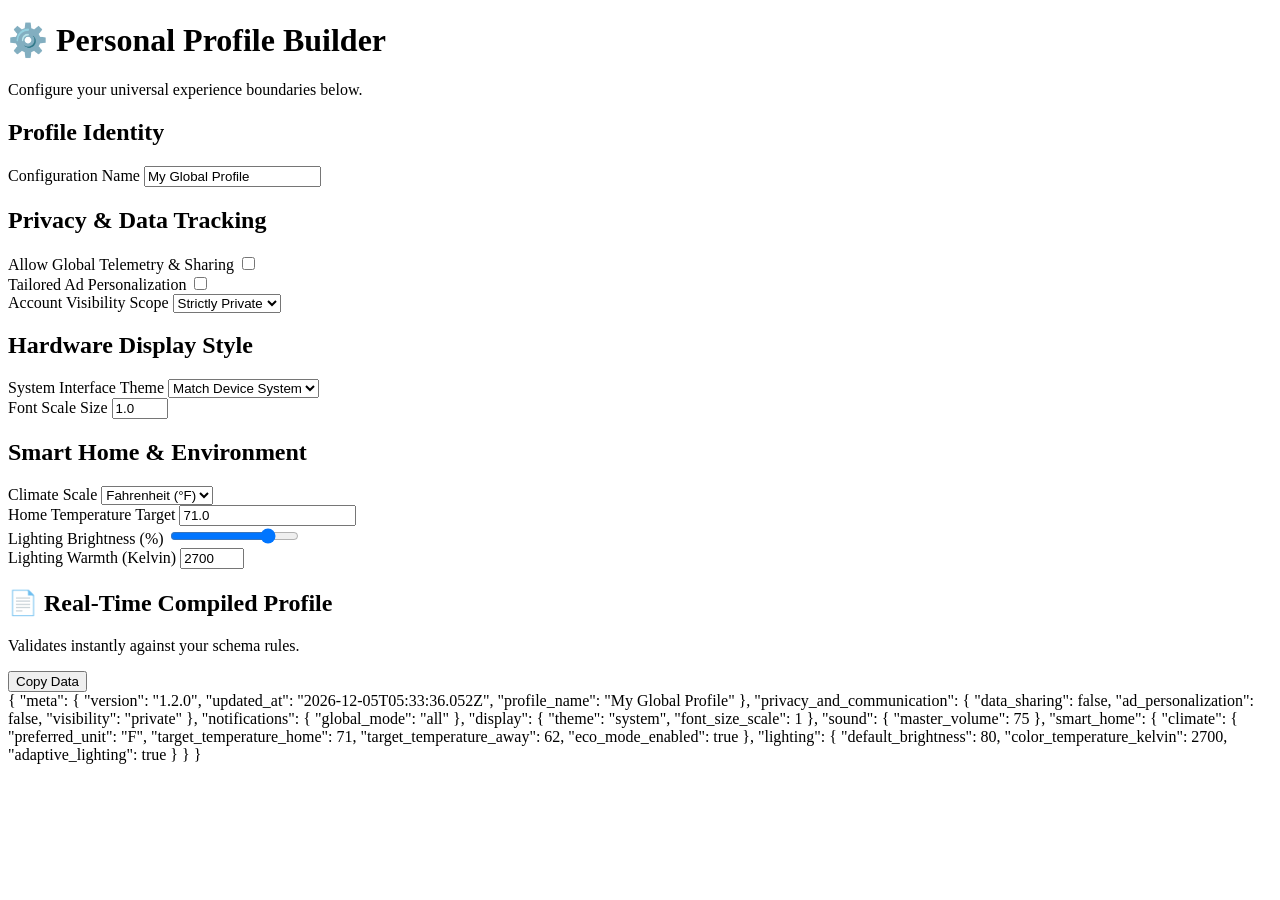
<file: ui/index.html>
<!DOCTYPE html>
<html lang="en">
<head>
    <meta charset="UTF-8">
    <meta name="viewport" content="width=device-width, initial-scale=1.0">
    <title>Portable Tech Preferences Portal</title>
    <script src="https://tailwindcss.com"></script>
</head>
<body class="bg-gray-900 text-gray-100 min-h-screen font-sans p-6">

    <div class="max-w-6xl mx-auto grid grid-cols-1 lg:grid-cols-2 gap-8">
        
        <!-- Left Side: Interactive Input Configuration Interface -->
        <main class="bg-gray-800 p-6 rounded-2xl shadow-xl border border-gray-700 space-y-6">
            <div>
                <h1 class="text-2xl font-bold tracking-tight text-white flex items-center gap-2">
                    ⚙️ Personal Profile Builder
                </h1>
                <p class="text-sm text-gray-400 mt-1">Configure your universal experience boundaries below.</p>
            </div>

            <form id="preferencesForm" class="space-y-6">
                <!-- Metadata Sub-Panel -->
                <section class="border-l-4 border-indigo-500 pl-4 space-y-3">
                    <h2 class="text-md font-semibold uppercase tracking-wider text-indigo-400">Profile Identity</h2>
                    <div>
                        <label class="block text-xs font-medium mb-1 text-gray-300">Configuration Name</label>
                        <input type="text" id="profileName" value="My Global Profile" class="w-full bg-gray-900 border border-gray-700 rounded-lg px-3 py-2 text-sm text-white focus:outline-none focus:border-indigo-500">
                    </div>
                </section>

                <!-- Privacy & Communication -->
                <section class="border-l-4 border-emerald-500 pl-4 space-y-3">
                    <h2 class="text-md font-semibold uppercase tracking-wider text-emerald-400">Privacy & Data Tracking</h2>
                    <div class="flex items-center justify-between">
                        <label class="text-sm text-gray-300">Allow Global Telemetry & Sharing</label>
                        <input type="checkbox" id="dataSharing" class="w-4 h-4 rounded text-emerald-500 focus:ring-0 bg-gray-900 border-gray-700">
                    </div>
                    <div class="flex items-center justify-between">
                        <label class="text-sm text-gray-300">Tailored Ad Personalization</label>
                        <input type="checkbox" id="adPersonalization" class="w-4 h-4 rounded text-emerald-500 focus:ring-0 bg-gray-900 border-gray-700">
                    </div>
                    <div>
                        <label class="block text-xs font-medium mb-1 text-gray-300">Account Visibility Scope</label>
                        <select id="visibility" class="w-full bg-gray-900 border border-gray-700 rounded-lg px-3 py-2 text-sm text-white focus:outline-none">
                            <option value="private">Strictly Private</option>
                            <option value="contacts_only">Contacts Only</option>
                            <option value="public">Fully Public</option>
                        </select>
                    </div>
                </section>

                <!-- Display & System Theme -->
                <section class="border-l-4 border-amber-500 pl-4 space-y-3">
                    <h2 class="text-md font-semibold uppercase tracking-wider text-amber-400">Hardware Display Style</h2>
                    <div class="grid grid-cols-2 gap-4">
                        <div>
                            <label class="block text-xs font-medium mb-1 text-gray-300">System Interface Theme</label>
                            <select id="theme" class="w-full bg-gray-900 border border-gray-700 rounded-lg px-3 py-2 text-sm text-white focus:outline-none">
                                <option value="system">Match Device System</option>
                                <option value="dark">Forced Dark Mode</option>
                                <option value="light">Forced Light Mode</option>
                            </select>
                        </div>
                        <div>
                            <label class="block text-xs font-medium mb-1 text-gray-300">Font Scale Size</label>
                            <input type="number" id="fontSizeScale" step="0.1" min="0.5" max="2.0" value="1.0" class="w-full bg-gray-900 border border-gray-700 rounded-lg px-3 py-2 text-sm text-white focus:outline-none">
                        </div>
                    </div>
                </section>

                <!-- Smart Home & Environmental Preferences -->
                <section class="border-l-4 border-sky-500 pl-4 space-y-3">
                    <h2 class="text-md font-semibold uppercase tracking-wider text-sky-400">Smart Home & Environment</h2>
                    <div class="grid grid-cols-2 gap-4">
                        <div>
                            <label class="block text-xs font-medium mb-1 text-gray-300">Climate Scale</label>
                            <select id="preferredUnit" class="w-full bg-gray-900 border border-gray-700 rounded-lg px-3 py-2 text-sm text-white focus:outline-none">
                                <option value="F">Fahrenheit (°F)</option>
                                <option value="C">Celsius (°C)</option>
                            </select>
                        </div>
                        <div>
                            <label class="block text-xs font-medium mb-1 text-gray-300">Home Temperature Target</label>
                            <input type="number" id="targetTempHome" step="0.5" value="71.0" class="w-full bg-gray-900 border border-gray-700 rounded-lg px-3 py-2 text-sm text-white focus:outline-none">
                        </div>
                    </div>
                    <div class="grid grid-cols-2 gap-4">
                        <div>
                            <label class="block text-xs font-medium mb-1 text-gray-300">Lighting Brightness (%)</label>
                            <input type="range" id="defaultBrightness" min="0" max="100" value="80" class="w-full h-2 bg-gray-700 rounded-lg appearance-none cursor-pointer accent-sky-500 mt-3">
                        </div>
                        <div>
                            <label class="block text-xs font-medium mb-1 text-gray-300">Lighting Warmth (Kelvin)</label>
                            <input type="number" id="colorTempKelvin" min="2000" max="6500" value="2700" class="w-full bg-gray-900 border border-gray-700 rounded-lg px-3 py-2 text-sm text-white focus:outline-none">
                        </div>
                    </div>
                </section>
            </form>
        </main>

        <!-- Right Side: Live Compiled Portable Output Schema -->
        <aside class="bg-gray-800 p-6 rounded-2xl shadow-xl border border-gray-700 flex flex-col h-full space-y-4">
            <div class="flex items-center justify-between">
                <div>
                    <h2 class="text-xl font-bold tracking-tight text-white flex items-center gap-2">
                        📄 Real-Time Compiled Profile
                    </h2>
                    <p class="text-sm text-gray-400">Validates instantly against your schema rules.</p>
                </div>
                <button id="copyBtn" class="bg-indigo-600 hover:bg-indigo-500 text-white font-semibold py-1.5 px-4 rounded-lg text-sm transition-all shadow-md">
                    Copy Data
                </button>
            </div>

            <!-- Code Output Viewport -->
            <div class="flex-grow bg-gray-950 p-4 rounded-xl border border-gray-850 font-mono text-xs overflow-auto text-emerald-400 whitespace-pre-wrap max-h-[620px] shadow-inner" id="jsonOutput">
                <!-- Data compiles dynamically here -->
            </div>
        </aside>
    </div>

    <!-- Interface Logic Pipeline Script -->
<script>
  // Elements tracking list for layout mutations
  const formElements = [
    'profileName', 'dataSharing', 'adPersonalization', 'visibility',
    'theme', 'fontSizeScale', 'preferredUnit', 'targetTempHome',
    'defaultBrightness', 'colorTempKelvin'
  ];

  /**
   * Compiles the structural data mapping array from current UI state
   */
  function compilePreferences() {
    // Generate real-time standard structural layout
    const configProfile = {
      meta: {
        version: "1.2.0",
        updated_at: new Date().toISOString(),
        profile_name: document.getElementById('profileName').value
      },
      privacy_and_communication: {
        data_sharing: document.getElementById('dataSharing').checked,
        ad_personalization: document.getElementById('adPersonalization').checked,
        visibility: document.getElementById('visibility').value
      },
      notifications: {
        global_mode: "all" // Managed automatically by system level rules
      },
      display: {
        theme: document.getElementById('theme').value,
        font_size_scale: parseFloat(document.getElementById('fontSizeScale').value) || 1.0
      },
      sound: {
        master_volume: 75
      },
      smart_home: {
        climate: {
          preferred_unit: document.getElementById('preferredUnit').value,
          target_temperature_home: parseFloat(document.getElementById('targetTempHome').value) || 68.0,
          target_temperature_away: 62.0,
          eco_mode_enabled: true
        },
        lighting: {
          default_brightness: parseInt(document.getElementById('defaultBrightness').value) || 100,
          color_temperature_kelvin: parseInt(document.getElementById('colorTempKelvin').value) || 2700,
          adaptive_lighting: true
        }
      }
    };

    // Inject pretty-printed structural dataset down to dashboard viewport
    document.getElementById('jsonOutput').textContent = JSON.stringify(configProfile, null, 2);
  }

  // Attach listeners across all inputs for live change compilation
  formElements.forEach(elementId => {
    document.getElementById(elementId).addEventListener('input', compilePreferences);
  });

  // Copy button capability hook
  document.getElementById('copyBtn').addEventListener('click', () => {
    const rawTextData = document.getElementById('jsonOutput').textContent;
    navigator.clipboard.writeText(rawTextData);
    
    const btn = document.getElementById('copyBtn');
    btn.textContent = "Copied! ✓";
    btn.classList.replace('bg-indigo-600', 'bg-emerald-600');
    
    setTimeout(() => {
      btn.textContent = "Copy Data";
      btn.classList.replace('bg-emerald-600', 'bg-indigo-600');
    }, 2000);
  });

  // Initialize display upon boot loading
  window.onload = compilePreferences;
</script>
</file>
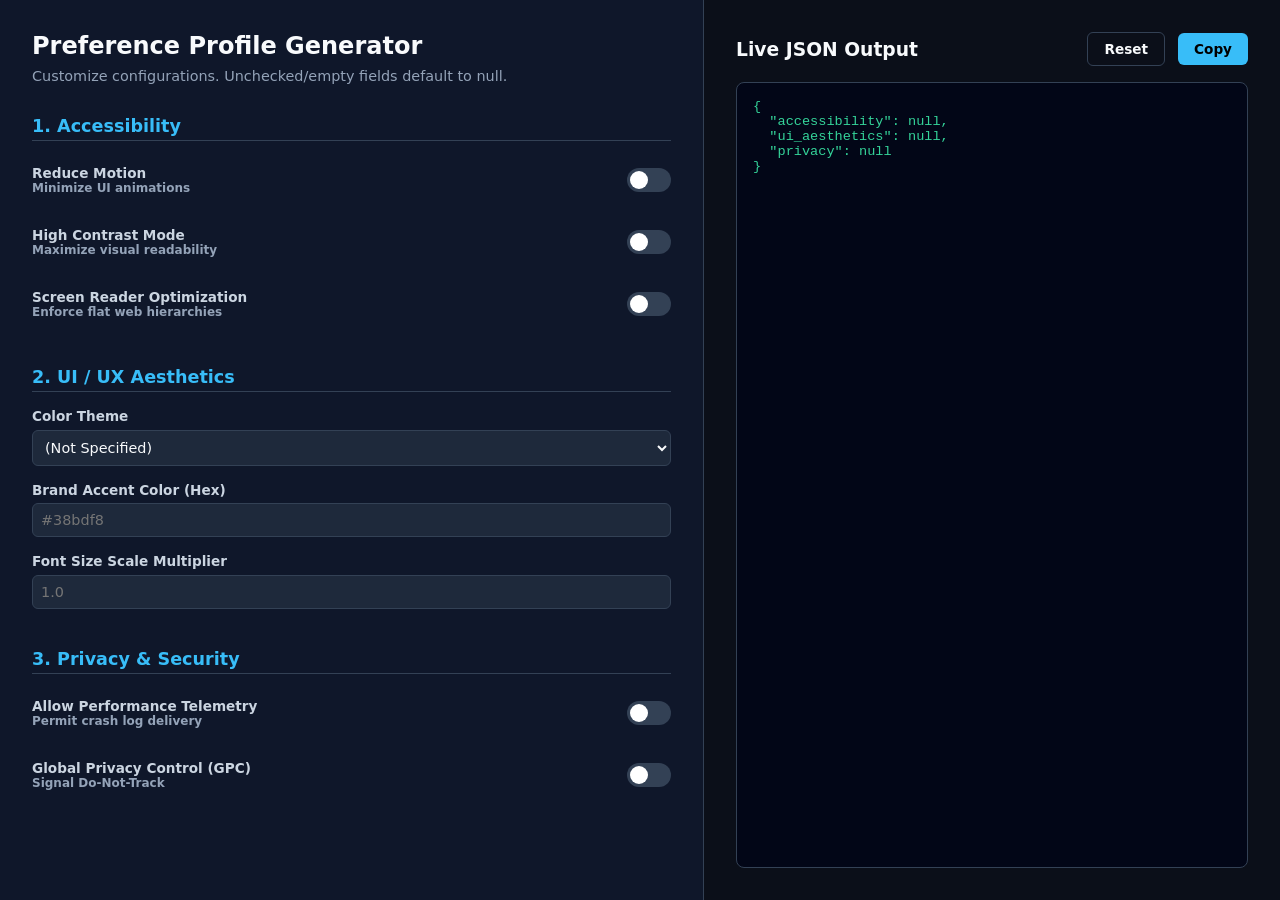
<file: ui/form_generator.html>
<!DOCTYPE html>
<html lang="en">
<head>
    <meta charset="UTF-8">
    <meta name="viewport" content="width=device-width, initial-scale=1.0">
    <title>Universal Preference Hub - Form Generator</title>
    <style>
        :root {
            --bg-color: #0f172a;
            --panel-bg: #1e293b;
            --border-color: #334155;
            --text-main: #f8fafc;
            --text-muted: #94a3b8;
            --accent: #38bdf8;
            --accent-hover: #0ea5e9;
        }

        * { box-sizing: border-box; margin: 0; padding: 0; font-family: system-ui, -apple-system, sans-serif; }
        body { background-color: var(--bg-color); color: var(--text-main); display: flex; height: 100vh; overflow: hidden; }

        .container { display: flex; width: 100%; height: 100%; }
        .form-panel { width: 55%; padding: 2rem; overflow-y: auto; border-right: 1px solid var(--border-color); }
        .preview-panel { width: 45%; padding: 2rem; background-color: #0b0f19; display: flex; flex-direction: column; }

        h1 { font-size: 1.5rem; margin-bottom: 0.5rem; color: var(--text-main); }
        .subtitle { font-size: 0.9rem; color: var(--text-muted); margin-bottom: 2rem; }
        
        fieldset { border: none; margin-bottom: 1.5rem; }
        legend { font-size: 1.1rem; color: var(--accent); border-bottom: 1px solid var(--border-color); width: 100%; padding-bottom: 0.25rem; margin-bottom: 1rem; font-weight: bold; }

        .form-group { margin-bottom: 1rem; display: flex; flex-direction: column; gap: 0.35rem; }
        .toggle-group { flex-direction: row; align-items: center; justify-content: space-between; padding: 0.5rem 0; }
        
        label { font-size: 0.85rem; font-weight: 600; color: #cbd5e1; }
        .description { font-size: 0.75rem; color: var(--text-muted); display: block; }
        
        select, input[type="text"], input[type="number"] {
            background-color: var(--panel-bg);
            border: 1px solid var(--border-color);
            color: var(--text-main);
            padding: 0.5rem;
            border-radius: 6px;
            font-size: 0.9rem;
            outline: none;
            width: 100%;
            transition: border 0.2s;
        }
        select:focus, input:focus { border-color: var(--accent); }

        .switch { position: relative; display: inline-block; width: 44px; height: 24px; }
        .switch input { opacity: 0; width: 0; height: 0; }
        .slider { position: absolute; cursor: pointer; top: 0; left: 0; right: 0; bottom: 0; background-color: var(--border-color); transition: .3s; border-radius: 24px; }
        .slider:before { position: absolute; content: ""; height: 18px; width: 18px; left: 3px; bottom: 3px; background-color: white; transition: .3s; border-radius: 50%; }
        input:checked + .slider { background-color: var(--accent); }
        input:checked + .slider:before { transform: translateX(20px); }

        .json-header { display: flex; justify-content: space-between; align-items: center; margin-bottom: 1rem; }
        pre { background-color: #020617; border: 1px solid var(--border-color); padding: 1rem; border-radius: 8px; flex-grow: 1; overflow: auto; font-family: 'Courier New', monospace; font-size: 0.85rem; color: #34d399; }
        
        .btn { background-color: var(--accent); color: #000; border: none; padding: 0.5rem 1rem; border-radius: 6px; font-weight: 600; cursor: pointer; font-size: 0.85rem; }
        .btn:hover { background-color: var(--accent-hover); }
        .btn-secondary { background-color: transparent; border: 1px solid var(--border-color); color: var(--text-main); margin-right: 0.5rem; }
    </style>
</head>
<body>

<div class="container">
    <div class="form-panel">
        <h1>Preference Profile Generator</h1>
        <p class="subtitle">Customize configurations. Unchecked/empty fields default to null.</p>
        
        <form id="prefForm">
            <fieldset>
                <legend>1. Accessibility</legend>
                <div class="form-group toggle-group">
                    <label for="acc_motion">Reduce Motion <span class="description">Minimize UI animations</span></label>
                    <label class="switch"><input type="checkbox" id="acc_motion"><span class="slider"></span></label>
                </div>
                <div class="form-group toggle-group">
                    <label for="acc_contrast">High Contrast Mode <span class="description">Maximize visual readability</span></label>
                    <label class="switch"><input type="checkbox" id="acc_contrast"><span class="slider"></span></label>
                </div>
                <div class="form-group toggle-group">
                    <label for="acc_reader">Screen Reader Optimization <span class="description">Enforce flat web hierarchies</span></label>
                    <label class="switch"><input type="checkbox" id="acc_reader"><span class="slider"></span></label>
                </div>
            </fieldset>

            <fieldset>
                <legend>2. UI / UX Aesthetics</legend>
                <div class="form-group">
                    <label for="ui_theme">Color Theme</label>
                    <select id="ui_theme">
                        <option value="">(Not Specified)</option>
                        <option value="light">Light Mode</option>
                        <option value="dark">Dark Mode</option>
                        <option value="system">Follow System Environment</option>
                    </select>
                </div>
                <div class="form-group">
                    <label for="ui_accent">Brand Accent Color (Hex)</label>
                    <input type="text" id="ui_accent" placeholder="#38bdf8" pattern="^#([A-Fa-f0-9]{6})$">
                </div>
                <div class="form-group">
                    <label for="ui_scale">Font Size Scale Multiplier</label>
                    <input type="number" id="ui_scale" step="0.05" min="0.5" max="2.0" placeholder="1.0">
                </div>
            </fieldset>

            <fieldset>
                <legend>3. Privacy & Security</legend>
                <div class="form-group toggle-group">
                    <label for="priv_telemetry">Allow Performance Telemetry <span class="description">Permit crash log delivery</span></label>
                    <label class="switch"><input type="checkbox" id="priv_telemetry"><span class="slider"></span></label>
                </div>
                <div class="form-group toggle-group">
                    <label for="priv_gpc">Global Privacy Control (GPC) <span class="description">Signal Do-Not-Track</span></label>
                    <label class="switch"><input type="checkbox" id="priv_gpc"><span class="slider"></span></label>
                </div>
            </fieldset>
        </form>
    </div>

    <div class="preview-panel">
        <div class="json-header">
            <h3>Live JSON Output</h3>
            <div>
                <button class="btn btn-secondary" onclick="clearForm()">Reset</button>
                <button class="btn" onclick="copyJson()">Copy</button>
            </div>
        </div>
        <pre id="jsonPreview">{}</pre>
    </div>
</div>

<script>
    const form = document.getElementById('prefForm');
    const preview = document.getElementById('jsonPreview');

    function buildPreferencesJson() {
        const payload = {
            accessibility: {
                motion_reduction: document.getElementById('acc_motion').checked || null,
                high_contrast: document.getElementById('acc_contrast').checked || null,
                screen_reader_optimized: document.getElementById('acc_reader').checked || null
            },
            ui_aesthetics: {
                color_theme: document.getElementById('ui_theme').value || null,
                accent_color_hex: document.getElementById('ui_accent').value || null,
                base_font_size_scale: parseFloat(document.getElementById('ui_scale').value) || null
            },
            privacy: {
                allow_telemetry: document.getElementById('priv_telemetry').checked ? true : null,
                gpc_active: document.getElementById('priv_gpc').checked ? true : null
            }
        };

        // Clean top-level objects if empty
        Object.keys(payload).forEach(key => {
            if (Object.values(payload[key]).every(v => v === null)) payload[key] = null;
        });

        preview.textContent = JSON.stringify(payload, null, 2);
    }

    form.addEventListener('input', buildPreferencesJson);
    function copyJson() {
        navigator.clipboard.writeText(preview.textContent);
        alert('Configuration copied!');
    }
    function clearForm() {
        form.reset();
        buildPreferencesJson();
    }

    buildPreferencesJson();
</script>
</body>
</html>
</file>
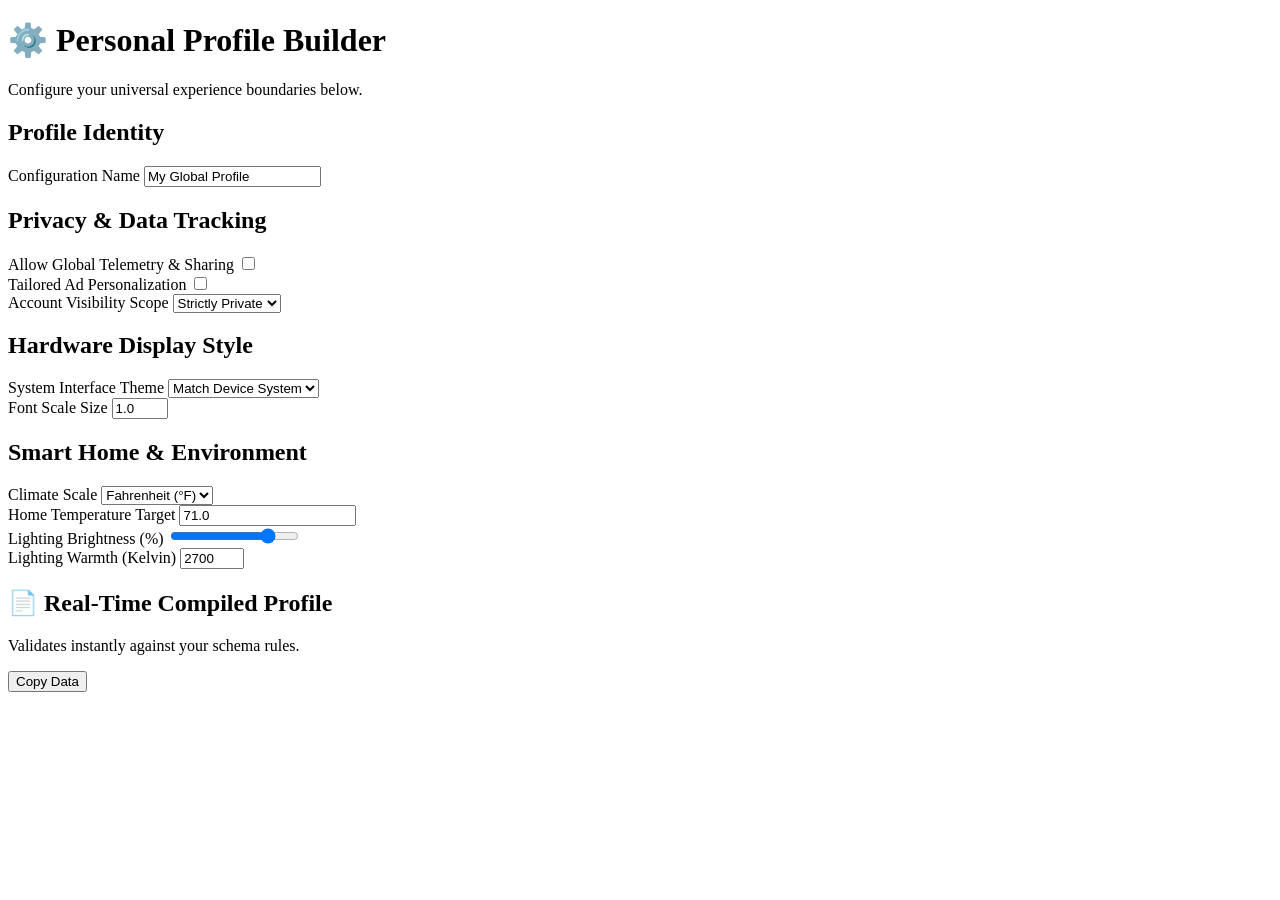
<file: ui/profile.html>
<!DOCTYPE html>
<html lang="en">
<head>
    <meta charset="UTF-8">
    <meta name="viewport" content="width=device-width, initial-scale=1.0">
    <title>Portable Tech Preferences Portal</title>
    <script src="https://tailwindcss.com"></script>
</head>
<body class="bg-gray-900 text-gray-100 min-h-screen font-sans p-6">

    <div class="max-w-6xl mx-auto grid grid-cols-1 lg:grid-cols-2 gap-8">
        
        <!-- Left Side: Interactive Input Configuration Interface -->
        <main class="bg-gray-800 p-6 rounded-2xl shadow-xl border border-gray-700 space-y-6">
            <div>
                <h1 class="text-2xl font-bold tracking-tight text-white flex items-center gap-2">
                    ⚙️ Personal Profile Builder
                </h1>
                <p class="text-sm text-gray-400 mt-1">Configure your universal experience boundaries below.</p>
            </div>

            <form id="preferencesForm" class="space-y-6">
                <!-- Metadata Sub-Panel -->
                <section class="border-l-4 border-indigo-500 pl-4 space-y-3">
                    <h2 class="text-md font-semibold uppercase tracking-wider text-indigo-400">Profile Identity</h2>
                    <div>
                        <label class="block text-xs font-medium mb-1 text-gray-300">Configuration Name</label>
                        <input type="text" id="profileName" value="My Global Profile" class="w-full bg-gray-900 border border-gray-700 rounded-lg px-3 py-2 text-sm text-white focus:outline-none focus:border-indigo-500">
                    </div>
                </section>

                <!-- Privacy & Communication -->
                <section class="border-l-4 border-emerald-500 pl-4 space-y-3">
                    <h2 class="text-md font-semibold uppercase tracking-wider text-emerald-400">Privacy & Data Tracking</h2>
                    <div class="flex items-center justify-between">
                        <label class="text-sm text-gray-300">Allow Global Telemetry & Sharing</label>
                        <input type="checkbox" id="dataSharing" class="w-4 h-4 rounded text-emerald-500 focus:ring-0 bg-gray-900 border-gray-700">
                    </div>
                    <div class="flex items-center justify-between">
                        <label class="text-sm text-gray-300">Tailored Ad Personalization</label>
                        <input type="checkbox" id="adPersonalization" class="w-4 h-4 rounded text-emerald-500 focus:ring-0 bg-gray-900 border-gray-700">
                    </div>
                    <div>
                        <label class="block text-xs font-medium mb-1 text-gray-300">Account Visibility Scope</label>
                        <select id="visibility" class="w-full bg-gray-900 border border-gray-700 rounded-lg px-3 py-2 text-sm text-white focus:outline-none">
                            <option value="private">Strictly Private</option>
                            <option value="contacts_only">Contacts Only</option>
                            <option value="public">Fully Public</option>
                        </select>
                    </div>
                </section>

                <!-- Display & System Theme -->
                <section class="border-l-4 border-amber-500 pl-4 space-y-3">
                    <h2 class="text-md font-semibold uppercase tracking-wider text-amber-400">Hardware Display Style</h2>
                    <div class="grid grid-cols-2 gap-4">
                        <div>
                            <label class="block text-xs font-medium mb-1 text-gray-300">System Interface Theme</label>
                            <select id="theme" class="w-full bg-gray-900 border border-gray-700 rounded-lg px-3 py-2 text-sm text-white focus:outline-none">
                                <option value="system">Match Device System</option>
                                <option value="dark">Forced Dark Mode</option>
                                <option value="light">Forced Light Mode</option>
                            </select>
                        </div>
                        <div>
                            <label class="block text-xs font-medium mb-1 text-gray-300">Font Scale Size</label>
                            <input type="number" id="fontSizeScale" step="0.1" min="0.5" max="2.0" value="1.0" class="w-full bg-gray-900 border border-gray-700 rounded-lg px-3 py-2 text-sm text-white focus:outline-none">
                        </div>
                    </div>
                </section>

                <!-- Smart Home & Environmental Preferences -->
                <section class="border-l-4 border-sky-500 pl-4 space-y-3">
                    <h2 class="text-md font-semibold uppercase tracking-wider text-sky-400">Smart Home & Environment</h2>
                    <div class="grid grid-cols-2 gap-4">
                        <div>
                            <label class="block text-xs font-medium mb-1 text-gray-300">Climate Scale</label>
                            <select id="preferredUnit" class="w-full bg-gray-900 border border-gray-700 rounded-lg px-3 py-2 text-sm text-white focus:outline-none">
                                <option value="F">Fahrenheit (°F)</option>
                                <option value="C">Celsius (°C)</option>
                            </select>
                        </div>
                        <div>
                            <label class="block text-xs font-medium mb-1 text-gray-300">Home Temperature Target</label>
                            <input type="number" id="targetTempHome" step="0.5" value="71.0" class="w-full bg-gray-900 border border-gray-700 rounded-lg px-3 py-2 text-sm text-white focus:outline-none">
                        </div>
                    </div>
                    <div class="grid grid-cols-2 gap-4">
                        <div>
                            <label class="block text-xs font-medium mb-1 text-gray-300">Lighting Brightness (%)</label>
                            <input type="range" id="defaultBrightness" min="0" max="100" value="80" class="w-full h-2 bg-gray-700 rounded-lg appearance-none cursor-pointer accent-sky-500 mt-3">
                        </div>
                        <div>
                            <label class="block text-xs font-medium mb-1 text-gray-300">Lighting Warmth (Kelvin)</label>
                            <input type="number" id="colorTempKelvin" min="2000" max="6500" value="2700" class="w-full bg-gray-900 border border-gray-700 rounded-lg px-3 py-2 text-sm text-white focus:outline-none">
                        </div>
                    </div>
                </section>
            </form>
        </main>

        <!-- Right Side: Live Compiled Portable Output Schema -->
        <aside class="bg-gray-800 p-6 rounded-2xl shadow-xl border border-gray-700 flex flex-col h-full space-y-4">
            <div class="flex items-center justify-between">
                <div>
                    <h2 class="text-xl font-bold tracking-tight text-white flex items-center gap-2">
                        📄 Real-Time Compiled Profile
                    </h2>
                    <p class="text-sm text-gray-400">Validates instantly against your schema rules.</p>
                </div>
                <button id="copyBtn" class="bg-indigo-600 hover:bg-indigo-500 text-white font-semibold py-1.5 px-4 rounded-lg text-sm transition-all shadow-md">
                    Copy Data
                </button>
            </div>

            <!-- Code Output Viewport -->
            <div class="flex-grow bg-gray-950 p-4 rounded-xl border border-gray-850 font-mono text-xs overflow-auto text-emerald-400 whitespace-pre-wrap max-h-[620px] shadow-inner" id="jsonOutput">
                <!-- Data compiles dynamically here -->
            </div>
        </aside>
    </div>

    <!-- Interface Logic Pipeline Script -->
    <script>
        const formElements = [
            'profileName', 'dataSharing', 'adPersonalization', 'visibility',
            'theme', 'fontSizeScale', 'preferredUnit', 'targetTempHome',
            'defaultBrightness', 'colorTempKelvin'
        ];

        function compilePreferences() {
            // Generate real-time standard structural layout
            const configProfile = {
                meta: {
                    version: "1.2.0",
                    updated_at: new Date().toISOString(),
                    profile_name: document.getElementById('profileName').value
                },
                privacy_and_communication: {
                    data_sharing: document.getElementById('dataSharing').checked,
                    ad_personalization: document.getElementById('adPersonalization').checked,
                    visibility: document.getElementById('visibility').value
                },
                notifications: {
                    global_mode: "all" // Managed automatically by system level rules
                },
                display: {
                    theme: document.getElementById('theme').value,
                    font_size_scale: parseFloat(document.getElementById('fontSizeScale').value) || 1.0
                },
                sound: {
                    master_volume: 75
                },
                smart_home: {
                    climate: {
                        preferred_unit: document.getElementById('preferredUnit').value,
                        target_temperature_home: parseFloat(document.getElementById('targetTempHome').value) || 68.0,
                        target_temperature_away: 62.0,
                        eco_mode_enabled: true
                    },
                    lighting: {
                        default_brightness: parseInt(document.getElementById('defaultBrightness').value) || 100,
                        color_temperature_kelvin: parseInt(document.getElementById('colorTempKelvin').value) || 2700,
                        adaptive_lighting: true
                }}};
// Inject pretty-printed structural dataset down to dashboard viewportdocument.getElementById('jsonOutput').textContent = JSON.stringify(configProfile, null, 2);}
// Attach listeners across all inputs for live change compilationformElements.forEach(elementId => {document.getElementById(elementId).addEventListener('input', compilePreferences);});
// Copy button capability hookdocument.getElementById('copyBtn').addEventListener('click', () => {const rawTextData = document.getElementById('jsonOutput').textContent;navigator.clipboard.writeText(rawTextData);const btn = document.getElementById('copyBtn');btn.textContent = "Copied! ✓";btn.classList.replace('bg-indigo-600', 'bg-emerald-600');setTimeout(() => {btn.textContent = "Copy Data";btn.classList.replace('bg-emerald-600', 'bg-indigo-600');}, 2000);});
// Initialize display upon boot loadingwindow.onload = compilePreferences;
</file>
